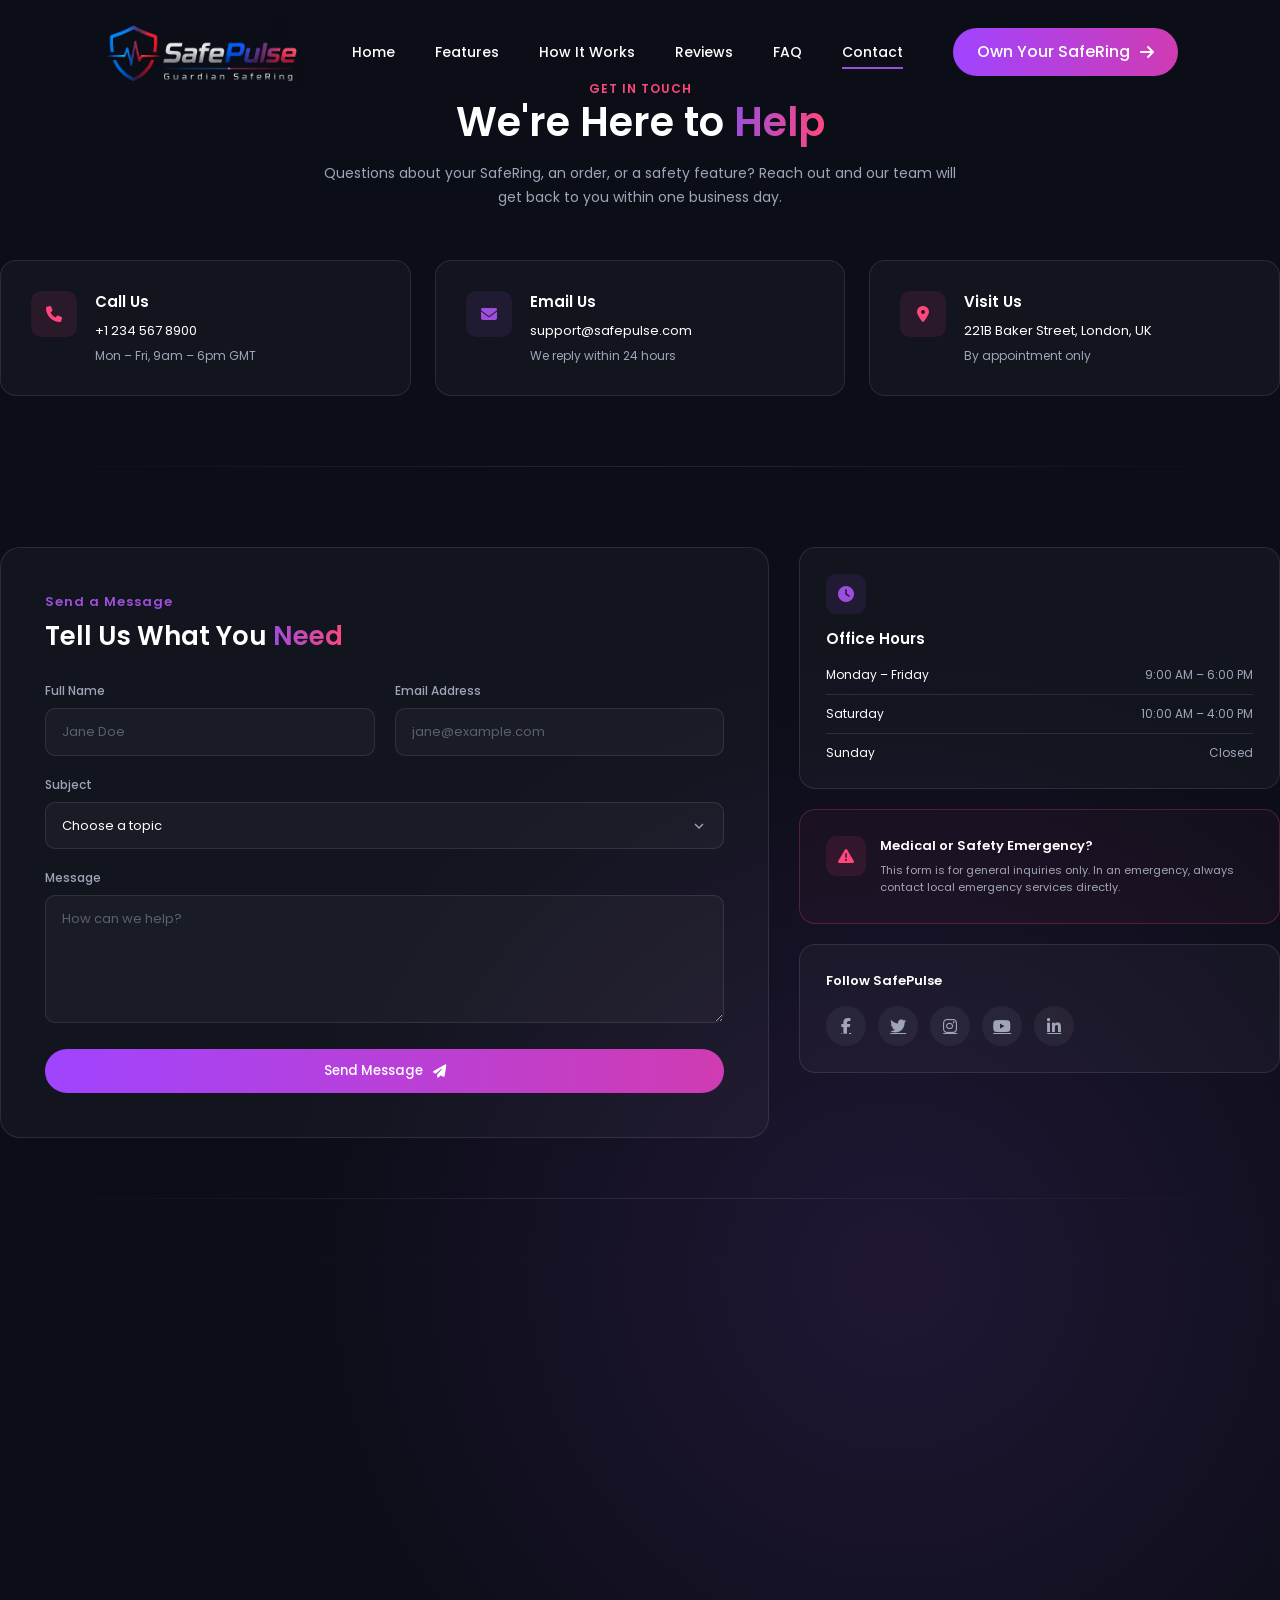
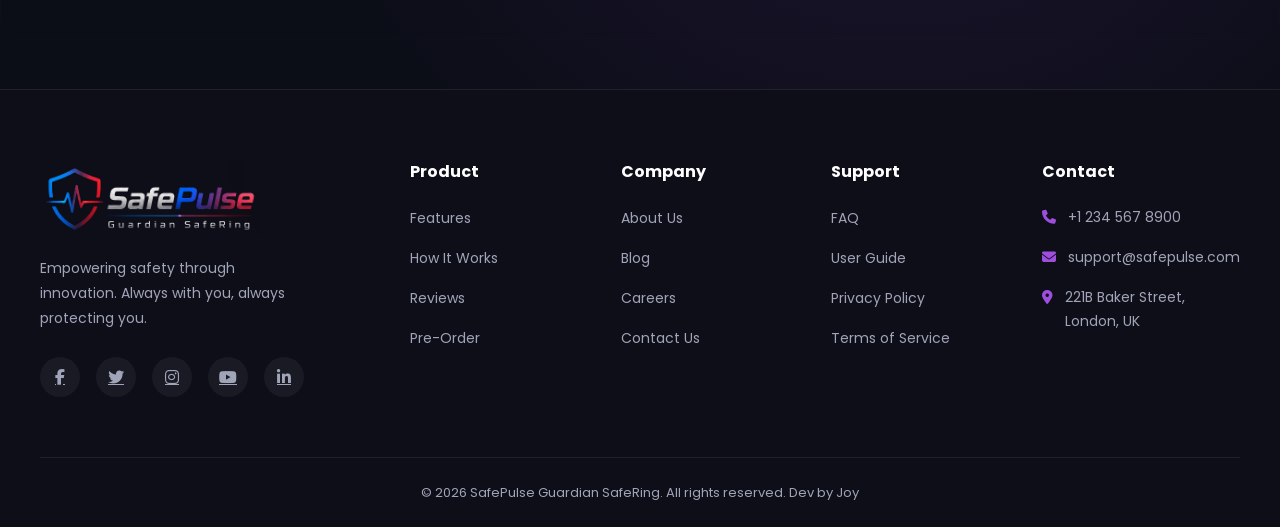
<file: contact.html>
<!DOCTYPE html>
<html lang="en">
<head>
    <meta charset="UTF-8">
    <meta name="viewport" content="width=device-width, initial-scale=1.0">
    <title>SafePulse</title>
    <link href="https://fonts.googleapis.com/css2?family=Poppins:wght@300;400;500;600;700&display=swap" rel="stylesheet">
    <link rel="stylesheet" href="https://cdnjs.cloudflare.com/ajax/libs/font-awesome/6.4.0/css/all.min.css">
    <link rel="stylesheet" type="text/css" href="css/style-contact.css">
</head>
<body>

    <div class="container">
        <nav class="navbar">
            <a href="index.html"><div class="logo"><img src="img/logo.png" alt="SafePulse Logo" class="logo-img"></div></a>
            <ul class="nav-links">
                <li><a href="index.html#home">Home</a></li>
                <li><a href="index.html#features">Features</a></li>
                <li><a href="index.html#how-it-works">How It Works</a></li>
                <li><a href="index.html#reviews">Reviews</a></li>
                <li><a href="index.html#faq">FAQ</a></li>
                <li><a href="contact.html" class="active">Contact</a></li>
            </ul>
            <a href="contact.html" class="btn"> Own Your SafeRing <i class="fa-solid fa-arrow-right"></i>
            <button class="nav-toggle" aria-label="Toggle menu"></a>
                <span></span><span></span><span></span>
            </button>
        </nav>
    </div>

    <!-- Page Header -->
    <section class="page-header container">
        <div class="page-header-content reveal">
            <span class="tag">GET IN TOUCH</span>
            <h1>We're Here to <span class="highlight">Help</span></h1>
            <p>Questions about your SafeRing, an order, or a safety feature? Reach out and our team will get back to you within one business day.</p>
        </div>
    </section>

    <!-- Contact Info Cards -->
    <section class="contact-info-section container">
        <div class="contact-info-grid reveal reveal-stagger">
            <div class="contact-info-card">
                <div class="icon-box red-icon"><i class="fa-solid fa-phone"></i></div>
                <div class="contact-info-text">
                    <h3>Call Us</h3>
                    <a href="tel:+12345678900">+1 234 567 8900</a>
                    <p>Mon – Fri, 9am – 6pm GMT</p>
                </div>
            </div>

            <div class="contact-info-card">
                <div class="icon-box purple-icon"><i class="fa-solid fa-envelope"></i></div>
                <div class="contact-info-text">
                    <h3>Email Us</h3>
                    <a href="mailto:support@safepulse.com">support@safepulse.com</a>
                    <p>We reply within 24 hours</p>
                </div>
            </div>

            <div class="contact-info-card">
                <div class="icon-box red-icon"><i class="fa-solid fa-location-dot"></i></div>
                <div class="contact-info-text">
                    <h3>Visit Us</h3>
                    <a href="https://maps.google.com/?q=221B+Baker+Street,+London,+UK" target="_blank" rel="noopener">221B Baker Street, London, UK</a>
                    <p>By appointment only</p>
                </div>
            </div>
        </div>
    </section>

    <div class="divider container"></div>

    <!-- Contact Form + Socials -->
    <section class="contact-form-section container">
        <div class="contact-form-layout">

            <div class="contact-form-card reveal reveal-left">
                <div class="section-header">
                    <span class="subtitle">Send a Message</span>
                    <h2>Tell Us What You <span class="highlight">Need</span></h2>
                </div>

                <form id="contactForm" novalidate>
                    <div class="form-row">
                        <div class="form-group">
                            <label for="name">Full Name</label>
                            <input type="text" id="name" name="name" placeholder="Jane Doe" required>
                            <span class="form-error">Please enter your name.</span>
                        </div>
                        <div class="form-group">
                            <label for="email">Email Address</label>
                            <input type="email" id="email" name="email" placeholder="jane@example.com" required>
                            <span class="form-error">Please enter a valid email.</span>
                        </div>
                    </div>

                    <div class="form-group">
                        <label for="subject">Subject</label>
                        <select id="subject" name="subject" required>
                            <option value="" disabled selected>Choose a topic</option>
                            <option value="order">Pre-Order Question</option>
                            <option value="support">Product Support</option>
                            <option value="warranty">Warranty & Returns</option>
                            <option value="partnership">Partnership Inquiry</option>
                            <option value="other">Something Else</option>
                        </select>
                        <span class="form-error">Please choose a subject.</span>
                    </div>

                    <div class="form-group">
                        <label for="message">Message</label>
                        <textarea id="message" name="message" rows="5" placeholder="How can we help?" required></textarea>
                        <span class="form-error">Please enter a message.</span>
                    </div>

                    <button type="submit" class="btn form-submit-btn">Send Message <i class="fa-solid fa-paper-plane"></i></button>
                </form>
            </div>

            <div class="contact-side reveal reveal-right">
                <div class="office-hours-card">
                    <div class="icon-box purple-icon"><i class="fa-solid fa-clock"></i></div>
                    <h3>Office Hours</h3>
                    <ul class="hours-list">
                        <li><span>Monday – Friday</span><span>9:00 AM – 6:00 PM</span></li>
                        <li><span>Saturday</span><span>10:00 AM – 4:00 PM</span></li>
                        <li><span>Sunday</span><span>Closed</span></li>
                    </ul>
                </div>

                <div class="emergency-note-card">
                    <div class="icon-box red-icon"><i class="fa-solid fa-triangle-exclamation"></i></div>
                    <div>
                        <h4>Medical or Safety Emergency?</h4>
                        <p>This form is for general inquiries only. In an emergency, always contact local emergency services directly.</p>
                    </div>
                </div>

                <div class="social-card">
                    <h4>Follow SafePulse</h4>
                    <div class="social-links">
                        <a href="#"><i class="fa-brands fa-facebook-f"></i></a>
                        <a href="#"><i class="fa-brands fa-twitter"></i></a>
                        <a href="#"><i class="fa-brands fa-instagram"></i></a>
                        <a href="#"><i class="fa-brands fa-youtube"></i></a>
                        <a href="#"><i class="fa-brands fa-linkedin-in"></i></a>
                    </div>
                </div>
            </div>

        </div>
    </section>

    <div class="divider container"></div>

    <!-- Map -->
    <section class="contact-map-section container reveal">
        <div class="map-embed">
            <iframe
                src="https://maps.google.com/maps?q=221B%20Baker%20Street%2C%20London%2C%20UK&t=&z=14&ie=UTF8&iwloc=&output=embed"
                width="100%" height="100%" style="border:0;" allowfullscreen="" loading="lazy"
                referrerpolicy="no-referrer-when-downgrade" title="SafePulse Office Location">
            </iframe>
        </div>
    </section>

    <footer class="main-footer">
    <div class="container">

        <div class="footer-grid reveal reveal-stagger">

            <!-- Brand -->
            <div class="footer-col brand-col">

                <a href="index.html" class="footer-logo">
                    <img src="img/logo.png" alt="SafePulse Logo">
                </a>

                <p>
                    Empowering safety through innovation.
                    Always with you, always protecting you.
                </p>

                <div class="social-links">
                    <a href="#"><i class="fa-brands fa-facebook-f"></i></a>
                    <a href="#"><i class="fa-brands fa-twitter"></i></a>
                    <a href="#"><i class="fa-brands fa-instagram"></i></a>
                    <a href="#"><i class="fa-brands fa-youtube"></i></a>
                    <a href="#"><i class="fa-brands fa-linkedin-in"></i></a>
                </div>

            </div>

            <!-- Product -->

            <div class="footer-col">
                <h4>Product</h4>

                <ul>
                    <li><a href="index.html#features">Features</a></li>
                    <li><a href="index.html#how-it-works">How It Works</a></li>
                    <li><a href="index.html#reviews">Reviews</a></li>
                    <li><a href="index.html#home">Pre-Order</a></li>
                </ul>
            </div>

            <!-- Company -->

            <div class="footer-col">

                <h4>Company</h4>

                <ul>
                    <li><a href="#">About Us</a></li>
                    <li><a href="#">Blog</a></li>
                    <li><a href="#">Careers</a></li>
                    <li><a href="contact.html">Contact Us</a></li>
                </ul>

            </div>

            <!-- Support -->

            <div class="footer-col">

                <h4>Support</h4>

                <ul>
                    <li><a href="index.html#faq">FAQ</a></li>
                    <li><a href="#">User Guide</a></li>
                    <li><a href="#">Privacy Policy</a></li>
                    <li><a href="#">Terms of Service</a></li>
                </ul>

            </div>

            <!-- Contact -->

            <div class="footer-col contact-col">

                <h4>Contact</h4>

                <ul>

                    <li>
                        <i class="fa-solid fa-phone"></i>
                        +1 234 567 8900
                    </li>

                    <li>
                        <i class="fa-solid fa-envelope"></i>
                        support@safepulse.com
                    </li>

                    <li>
                        <i class="fa-solid fa-location-dot"></i>
                        221B Baker Street,<br>
                        London, UK
                    </li>

                </ul>

            </div>

        </div>

        <div class="footer-bottom">
            <p>
                © 2026 SafePulse Guardian SafeRing. All rights reserved. Dev by Joy
            </p>
        </div>

    </div>
</footer>

    <div class="toast" id="toast"></div>

    <script src="js/script-contact.js"></script>
</body>
</html>
</file>
<file: css/style-contact.css>
/* --- Unified CSS Variables --- */
:root {
    --bg-color: #0b0d17;
    --text-main: #ffffff;
    --text-muted: #a0a4b8;
    
    /* Brand Accents */
    --accent-purple: #9d4edd;
    --accent-pink: #ff477e;
    --gradient-btn: linear-gradient(90deg, #a044ff 0%, #ff3366 100%);
    
    /* UI Elements */
    --card-bg: rgba(255, 255, 255, 0.03);
    --card-border: rgba(255, 255, 255, 0.1);
    --icon-red-bg: rgba(255, 71, 126, 0.1);
    --icon-purple-bg: rgba(157, 78, 221, 0.1);
}

/* --- Global Reset --- */
* {
    margin: 0;
    padding: 0;
    box-sizing: border-box;
    font-family: 'Poppins', sans-serif;
}

html {
    scroll-behavior: smooth;
}

body {
    background-color: var(--bg-color);
    color: var(--text-main);
    overflow-x: hidden;
    background-image: radial-gradient(circle at 70% 60%, rgba(157, 78, 221, 0.15) 0%, transparent 40%);
    line-height: 1.5;
}

.container {
    max-width: 1400px;
    margin: 0 auto;
    padding: 0 40px;
}

/* --- Utilities --- */
.subtitle {
    color: var(--accent-purple);
    font-size: 13px;
    letter-spacing: 1px;
    font-weight: 600;
    display: block;
    margin-bottom: 10px;
}

h2 {
    font-size: 36px;
    font-weight: 600;
    line-height: 1.2;
    margin-bottom: 40px;
}

.highlight {
    background: linear-gradient(90deg, var(--accent-purple), var(--accent-pink, #ef4a81), var(--accent-purple));
    background-size: 200% auto;
    -webkit-background-clip: text;
    background-clip: text;
    -webkit-text-fill-color: transparent;
    color: var(--accent-purple);
    animation: gradient-shift 6s ease-in-out infinite;
}

@keyframes gradient-shift {
    0%, 100% { background-position: 0% center; }
    50% { background-position: 100% center; }
}

.divider {
    height: 1px;
    background: linear-gradient(90deg, transparent, var(--card-border), transparent);
    width: 100%;
    margin: 40px 0;
}

/* --- Navigation --- */
nav {
    display: flex;
    justify-content: space-between;
    align-items: center;
    padding: 30px 0;
    position: relative;
    z-index: 100;
}

.logo {
    display: flex;
    align-items: center;
    gap: 12px;
    text-decoration: none;
    white-space: nowrap;
}

.logo:hover {
    transform: translateY(-1px);
}

.logo-img {
    width: 200px; 
    height: auto;
    object-fit: contain;
    flex-shrink: 0;
    transition: transform .3s ease;
}

.logo:hover .logo-img {
    transform: scale(1.05);
}

/*Navbar Sticky*/
.navbar{
    position: fixed;
    top: 0;
    left: 0;
    width: 100%;
    z-index: 1000;

    display: flex;
    justify-content: space-between;
    align-items: center;

    padding: 18px 8%;
    background: transparent;
    transition: all .35s ease;
}

.navbar.sticky{
    background: rgba(15,23,42,.95);
    backdrop-filter: blur(15px);
    box-shadow: 0 10px 30px rgba(0,0,0,.25);
    padding: 14px 8%;
}
/*  Sticky End */

.nav-links {
    display: flex;
    gap: 40px;
    list-style: none;
}

.nav-links a {
    color: var(--text-main);
    text-decoration: none;
    font-size: 14px;
    font-weight: 500;
    position: relative;
    padding-bottom: 5px;
}

.nav-links a::after {
    content: '';
    position: absolute;
    left: 0;
    bottom: 0;
    width: 0%;
    height: 2px;
    background: var(--gradient-btn);
    transition: width 0.3s ease;
}

.nav-links a.active {
    border-bottom: 2px solid var(--accent-purple);
}

.nav-links a.active::after {
    width: 0%;
}

.nav-links a:hover {
    color: var(--accent-pink);
}

.nav-links a:not(.active):hover::after {
    width: 100%;
}

/* Mobile nav toggle */
.nav-toggle {
    display: none;
    flex-direction: column;
    justify-content: center;
    align-items: center;
    gap: 5px;
    width: 40px;
    height: 40px;
    background: transparent;
    border: 1px solid var(--card-border);
    border-radius: 10px;
    cursor: pointer;
    z-index: 200;
}

.nav-toggle span {
    display: block;
    width: 18px;
    height: 2px;
    background: var(--text-main);
    transition: transform 0.3s ease, opacity 0.3s ease;
}

.nav-toggle.open span:nth-child(1) { transform: translateY(7px) rotate(45deg); }
.nav-toggle.open span:nth-child(2) { opacity: 0; }
.nav-toggle.open span:nth-child(3) { transform: translateY(-7px) rotate(-45deg); }

/* Buttons */
.btn {
    background: var(--gradient-btn);
    background-size: 200% 100%;
    background-position: 0% 0%;
    text-decoration: none; 
    color: white;
    border: none;
    padding: 12px 24px;
    border-radius: 30px;
    font-weight: 500;
    cursor: pointer;
    display: inline-flex;
    align-items: center;
    gap: 10px;
    transition: transform 0.3s ease, box-shadow 0.3s ease, background-position 0.5s ease;
}

.btn:hover {
    transform: scale(1.05);
    background-position: 100% 0%;
    box-shadow: 0 8px 25px rgba(157, 78, 221, 0.45);
}

.btn:active {
    transform: scale(0.97);
}

.btn i {
    transition: transform 0.3s ease;
}

.btn:hover i {
    transform: translateX(4px);
}

.btn-outline {
    background: transparent;
    border: 1px solid var(--text-muted);
    padding: 12px 24px;
    border-radius: 30px;
    color: white;
    cursor: pointer;
    display: inline-flex;
    align-items: center;
    gap: 10px;
    transition: all 0.3s ease;
}

.btn-outline:hover {
    border-color: white;
    background: rgba(255, 255, 255, 0.08);
    transform: translateY(-2px);
}

.btn-outline i {
    transition: transform 0.3s ease;
}

.btn-outline:hover i {
    transform: scale(1.2);
}

/* --- Hero Section --- */
.hero {
    display: flex;
    align-items: center;
    justify-content: space-between;
    margin-top: 40px;
    min-height: 70vh;
}

.hero-left {
    flex: 1;
    max-width: 600px;
    position: relative;
    top: 80px;
    animation: hero-in-left 0.9s cubic-bezier(0.22, 1, 0.36, 1) both;
}

@keyframes hero-in-left {
    from { opacity: 0; transform: translateY(24px); }
    to { opacity: 1; transform: translateY(0); }
}

@keyframes hero-in-right {
    from { opacity: 0; transform: translateX(30px) scale(0.96); }
    to { opacity: 1; transform: translateX(0) scale(1); }
}

.tag {
    color: var(--accent-pink);
    font-size: 12px;
    font-weight: 600;
    letter-spacing: 1px;
    text-transform: uppercase;
    margin-bottom: 20px;
    display: block;
    position: relative;
    top: 20px;
}

.hero-left h1 {
    font-size: 56px;
    line-height: 1.2;
    margin-bottom: 20px;
    font-weight: 700;
}

.hero-left h1 span {
    background: var(--gradient-btn);
    -webkit-background-clip: text;
    -webkit-text-fill-color: transparent;
}

.hero-left p {
    color: var(--text-muted);
    font-size: 16px;
    line-height: 1.6;
    margin-bottom: 40px;
    max-width: 500px;
}

.feature-bullets {
    display: flex;
    gap: 20px;
    margin-bottom: 40px;
}

.feature-bullet {
    display: flex;
    align-items: center;
    gap: 10px;
    padding: 6px 10px 6px 6px;
    border-radius: 30px;
    transition: background 0.3s ease, transform 0.3s ease;
}

.feature-bullet:hover {
    background: var(--card-bg);
    transform: translateY(-3px);
}

.feature-bullet .icon-box {
    width: 35px;
    height: 35px;
    border-radius: 50%;
    background: var(--icon-purple-bg);
    display: flex;
    align-items: center;
    justify-content: center;
    color: var(--accent-purple);
    transition: transform 0.35s ease, box-shadow 0.35s ease;
}

.feature-bullet:hover .icon-box {
    transform: scale(1.12) rotate(-6deg);
    box-shadow: 0 0 18px rgba(157, 78, 221, 0.5);
}

.feature-bullet div {
    font-size: 13px;
    font-weight: 500;
}

.feature-bullet div span {
    display: block;
    font-size: 11px;
    color: var(--text-muted);
    font-weight: 400;
}

.cta-group {
    display: flex;
    gap: 20px;
    margin-bottom: 40px;
}

.trust-section {
    display: flex;
    align-items: center;
    gap: 20px;
}

.trust-text {
    font-size: 12px;
    color: var(--text-muted);
    margin-bottom: 5px;
}

.avatars {
    display: flex;
}

.avatars img {
    width: 30px;
    height: 30px;
    border-radius: 50%;
    border: 2px solid var(--bg-color);
    margin-left: -10px;
    background: #333;
    transition: transform 0.25s ease, z-index 0.25s ease;
    position: relative;
}

.avatars img:first-child { margin-left: 0; }

.avatars img:hover {
    transform: translateY(-4px) scale(1.15);
    z-index: 5;
}

.stars { color: #fbbf24; font-size: 12px; }
.stars i { transition: transform 0.2s ease; }
.testi-card:hover .stars i,
.trust-section:hover .stars i {
    animation: twinkle 0.6s ease forwards;
}
.stars i:nth-child(2) { animation-delay: 0.05s; }
.stars i:nth-child(3) { animation-delay: 0.1s; }
.stars i:nth-child(4) { animation-delay: 0.15s; }
.stars i:nth-child(5) { animation-delay: 0.2s; }

@keyframes twinkle {
    0% { transform: scale(1); }
    50% { transform: scale(1.35) rotate(10deg); }
    100% { transform: scale(1); }
}

.rating-text {
    font-size: 12px;
    color: var(--text-main);
    margin-left: 10px;
}

/* Hero Right (Visual) */
.hero-right {
    flex: 1;
    position: relative;
    display: flex;
    justify-content: center;
    align-items: center;
    height: 500px;
    animation: hero-in-right 1s cubic-bezier(0.22, 1, 0.36, 1) 0.15s both;
}

@keyframes pulse-glow {
    0%, 100% { opacity: 0.75; }
    50% { opacity: 1; }
}

.floating-card {
    position: absolute;
    background: var(--card-bg);
    border: 1px solid var(--card-border);
    border-radius: 12px;
    padding: 15px 20px;
    display: flex;
    align-items: center;
    gap: 15px;
    backdrop-filter: blur(10px);
    z-index: 3;
    animation: float 4s ease-in-out infinite;
    transition: transform 0.3s ease, border-color 0.3s ease, box-shadow 0.3s ease;
    cursor: default;
}

.floating-card:hover {
    transform: translateY(-6px) scale(1.04) !important;
    border-color: var(--accent-purple);
    box-shadow: 0 10px 30px rgba(157, 78, 221, 0.35);
}

.floating-card.c1 { top: 10%; right: 0; animation-delay: 0s; }
.floating-card.c2 { top: 45%; right: -20px; animation-delay: 1s; }
.floating-card.c3 { bottom: 15%; right: 0; animation-delay: 2s; }

.floating-card .icon {
    width: 40px;
    height: 40px;
    border-radius: 50%;
    background: var(--icon-red-bg);
    color: var(--accent-pink);
    display: flex;
    align-items: center;
    justify-content: center;
    font-size: 16px;
    transition: transform 0.3s ease;
}

.floating-card:hover .icon {
    transform: rotate(-10deg) scale(1.1);
}

.floating-card.c2 .icon {
    background: var(--icon-purple-bg);
    color: var(--accent-purple);
}

.floating-card h4 { font-size: 13px; font-weight: 600; }
.floating-card p { font-size: 11px; color: var(--text-muted); }

@keyframes float {
    0% { transform: translate(var(--parallax-x, 0px), calc(var(--parallax-y, 0px) + 0px)); }
    50% { transform: translate(var(--parallax-x, 0px), calc(var(--parallax-y, 0px) - 10px)); }
    100% { transform: translate(var(--parallax-x, 0px), calc(var(--parallax-y, 0px) + 0px)); }
}

/* --- Bottom Stats Bar --- */
.bottom-bar {
    background: var(--card-bg);
    border: 1px solid var(--card-border);
    border-radius: 20px;
    padding: 30px 40px;
    display: flex;
    justify-content: space-between;
    align-items: center;
    margin: 50px 0;
    backdrop-filter: blur(5px);
    position: relative;
    top: 60px;
}

.stat-item {
    display: flex;
    align-items: center;
    gap: 15px;
    padding: 8px;
    border-radius: 14px;
    transition: transform 0.3s ease, background 0.3s ease;
}

.stat-item:hover {
    transform: translateY(-4px);
    background: rgba(157, 78, 221, 0.06);
}

.stat-item i {
    font-size: 24px;
    color: var(--accent-purple);
    transition: transform 0.35s ease, color 0.35s ease;
}

.stat-item:hover i {
    transform: scale(1.2) rotate(-8deg);
    color: var(--accent-pink);
}

.stat-info h5 { font-size: 14px; font-weight: 600; }
.stat-info p { font-size: 12px; color: var(--text-muted); }

/* --- Powerful Features Section --- */
.features-section {
    padding-top: 40px;
    padding-bottom: 40px;
}

.features-content {
    display: flex;
    gap: 30px;
    align-items: stretch;
}

.features-grid {
    flex: 1.5;
    display: grid;
    grid-template-columns: repeat(2, 1fr);
    gap: 15px;
}

.feature-card {
    background-color: var(--card-bg);
    border: 1px solid var(--card-border);
    border-radius: 12px;
    padding: 20px;
    display: flex;
    gap: 15px;
    align-items: flex-start;
    transition: transform 0.3s ease, border-color 0.3s ease, box-shadow 0.3s ease, background-color 0.3s ease;
}

.feature-card:hover {
    transform: translateY(-4px);
    border-color: rgba(157, 78, 221, 0.4);
    box-shadow: 0 12px 30px rgba(0,0,0,0.35);
    background-color: rgba(255, 255, 255, 0.05);
}

.icon-box {
    width: 40px;
    height: 40px;
    border-radius: 10px;
    display: flex;
    align-items: center;
    justify-content: center;
    font-size: 16px;
    flex-shrink: 0;
    transition: transform 0.35s ease;
}

.feature-card:hover .icon-box {
    transform: rotate(-8deg) scale(1.1);
}

.red-icon { background-color: var(--icon-red-bg); color: var(--accent-pink); }
.purple-icon { background-color: var(--icon-purple-bg); color: var(--accent-purple); }

.feature-text h3 { font-size: 14px; font-weight: 600; margin-bottom: 6px; }
.feature-text p { font-size: 12px; color: var(--text-muted); line-height: 1.6; }

/* Video Placeholder */
.video-card {
    flex: 1;
    background: linear-gradient(135deg, rgba(255,255,255,0.05) 0%, rgba(0,0,0,0.5) 100%);
    border-radius: 16px;
    border: 1px solid var(--card-border);
    position: relative;
    overflow: hidden;
    min-height: 300px;
    display: flex;
    flex-direction: column;
    justify-content: flex-end;
    transition: border-color 0.3s ease;
}


.video-card video{
    position:absolute;
    top:0;
    left:0;
    width:100%;
    height:100%;
    object-fit:cover;
    z-index:1;
}



.video-card::before {
    content: '';
    position: absolute;
    inset: 0;
    background:
        radial-gradient(circle at 30% 30%, rgba(157,78,221,0.18), transparent 55%),
        repeating-linear-gradient(45deg, rgba(255,255,255,0.02) 0 2px, transparent 2px 14px);
    opacity: 0.9;
}

.video-card:hover {
    border-color: rgba(157, 78, 221, 0.4);
}

.video-overlay {
    position: absolute;
    inset: 0;
    z-index: 2;

    padding: 30px;
    height: 100%;

    display: flex;
    flex-direction: column;
    justify-content: space-between;
}

.play-btn {
    align-self: center;
    margin-top: auto;
    margin-bottom: auto;
    width: 50px;
    height: 50px;
    border-radius: 50%;
    background: rgba(255, 255, 255, 0.1);
    backdrop-filter: blur(5px);
    border: 1px solid rgba(255, 255, 255, 0.2);
    color: white;
    display: flex;
    align-items: center;
    justify-content: center;
    font-size: 16px;
    cursor: pointer;
    transition: all 0.3s ease;
    position: relative;
}

.play-btn::after {
    content: '';
    position: absolute;
    inset: -8px;
    border-radius: 50%;
    border: 1px solid rgba(255, 71, 126, 0.4);
    animation: ring-pulse 2.4s ease-out infinite;
}

@keyframes ring-pulse {
    0% { transform: scale(0.85); opacity: 0.8; }
    100% { transform: scale(1.6); opacity: 0; }
}

.play-btn:hover { background: rgba(255, 255, 255, 0.2); transform: scale(1.1); }
.play-btn.playing i { animation: spin-slow 3s linear infinite; }
.video-text h4 { font-size: 14px; font-weight: 600; margin-bottom: 4px; }
.video-text a { font-size: 12px; color: var(--accent-pink); text-decoration: none; font-weight: 500; transition: letter-spacing 0.3s ease; }
.video-text a:hover { letter-spacing: 0.5px; }

/* --- How It Works Section --- */
.how-it-works-section {
    padding-top: 40px;
    padding-bottom: 80px;
}

.hiw-content {
    display: flex;
    gap: 50px;
    align-items: center;
}

.steps-wrapper { flex: 1.2; }
.steps-container {
    display: flex;
    align-items: flex-start;
    justify-content: space-between;
    margin-top: 40px;
}

.step {
    display: flex;
    flex-direction: column;
    align-items: center;
    text-align: center;
    width: 25%;
    position: relative;
    cursor: default;
}

.step-icon-wrapper { position: relative; margin-bottom: 20px; }

.step-icon {
    width: 60px;
    height: 60px;
    border-radius: 50%;
    background: var(--bg-color);
    border: 1px solid var(--accent-purple);
    display: flex;
    align-items: center;
    justify-content: center;
    font-size: 24px;
    color: var(--accent-purple);
    box-shadow: 0 0 20px rgba(157, 78, 221, 0.2);
    position: relative;
    z-index: 2;
    transition: transform 0.35s ease, box-shadow 0.35s ease, background 0.35s ease, color 0.35s ease;
}

.step:hover .step-icon {
    transform: scale(1.1);
    background: var(--accent-purple);
    color: white;
    box-shadow: 0 0 30px rgba(157, 78, 221, 0.6);
}

.step-number {
    position: absolute;
    bottom: -8px;
    right: 50%;
    transform: translateX(50%);
    background: var(--accent-purple);
    color: white;
    width: 20px;
    height: 20px;
    border-radius: 50%;
    font-size: 10px;
    display: flex;
    align-items: center;
    justify-content: center;
    font-weight: bold;
    z-index: 3;
    border: 2px solid var(--bg-color);
    transition: transform 0.35s ease;
}

.step:hover .step-number {
    transform: translateX(50%) scale(1.2);
}

.step-arrow { color: var(--card-border); margin-top: 25px; font-size: 20px; transition: color 0.3s ease, transform 0.3s ease; }
.steps-container:hover .step-arrow { color: rgba(157, 78, 221, 0.35); }
.step-text h3 { font-size: 14px; font-weight: 600; margin-bottom: 8px; }
.step-text p { font-size: 11px; color: var(--text-muted); line-height: 1.6; }

/* Product Mockups */
.product-mockup {
    flex: 1;
    position: relative;
    height: 400px;
    display: flex;
    align-items: center;
    justify-content: center;
}

.phone {
    width: 240px;
    height: 480px;
    background-color: #000;
    border-radius: 30px;
    border: 8px solid #222;
    box-shadow: 0 20px 40px rgba(0,0,0,0.5);
    position: absolute;
    left: 20px;
    top: -20px;
    z-index: 2;
    padding: 20px 15px;
    display: flex;
    flex-direction: column;
    align-items: center;
    transition: transform 0.4s ease, box-shadow 0.4s ease;
}

.product-mockup:hover .phone {
    transform: translateY(-6px) rotate(-1deg);
    box-shadow: 0 30px 55px rgba(0,0,0,0.6);
}

.phone-header {
    width: 100%;
    display: flex;
    justify-content: space-between;
    font-size: 10px;
    color: #fff;
    margin-bottom: 50px;
}

.phone-header .phone-icons { display: flex; gap: 5px; }

.sos-circle {
    width: 120px;
    height: 120px;
    border-radius: 50%;
    background: radial-gradient(circle, rgba(255, 71, 126, 0.2) 0%, transparent 70%);
    border: 1px solid rgba(255, 71, 126, 0.5);
    display: flex;
    align-items: center;
    justify-content: center;
    box-shadow: 0 0 30px rgba(255, 71, 126, 0.3);
    margin-bottom: 20px;
    animation: sos-pulse 2.2s ease-in-out infinite;
    cursor: pointer;
}

@keyframes sos-pulse {
    0%, 100% { box-shadow: 0 0 30px rgba(255, 71, 126, 0.3); }
    50% { box-shadow: 0 0 45px rgba(255, 71, 126, 0.6); }
}

.sos-text {
    font-size: 24px;
    font-weight: 700;
    color: var(--accent-pink);
    letter-spacing: 2px;
}

.alert-status { font-size: 12px; color: #fff; margin-bottom: 40px; display: flex; align-items: center; gap: 6px; }
.alert-status::before {
    content: '';
    width: 7px;
    height: 7px;
    border-radius: 50%;
    background: #22c55e;
    box-shadow: 0 0 8px #22c55e;
    animation: blink-dot 1.4s ease-in-out infinite;
}

@keyframes blink-dot {
    0%, 100% { opacity: 1; }
    50% { opacity: 0.3; }
}

.map-card {
    background: #111;
    border-radius: 12px;
    width: 100%;
    padding: 15px;
    display: flex;
    justify-content: space-between;
    align-items: center;
    border: 1px solid rgba(255,255,255,0.1);
    background-image: repeating-linear-gradient(45deg, #151515 25%, transparent 25%, transparent 75%, #151515 75%, #151515), repeating-linear-gradient(45deg, #151515 25%, #111 25%, #111 75%, #151515 75%, #151515);
    background-position: 0 0, 10px 10px;
    background-size: 20px 20px;
}

.map-info h5 { font-size: 10px; color: #fff; margin-bottom: 2px; }
.map-info p { font-size: 8px; color: #888; }
.map-pin { color: var(--accent-pink); font-size: 14px; animation: pin-bounce 1.8s ease-in-out infinite; }

@keyframes pin-bounce {
    0%, 100% { transform: translateY(0); }
    50% { transform: translateY(-4px); }
}

.ring-graphic {
    position: absolute;
    right: 0;
    bottom: 20px;
    z-index: 1;
    width: 150px;
    height: 200px;
}

.ring-body {
    width: 120px;
    height: 160px;
    border: 25px solid #1a1a1a;
    border-radius: 50%;
    position: absolute;
    transform: perspective(300px) rotateY(-30deg) rotateX(10deg);
    box-shadow: inset 0 0 20px rgba(0,0,0,0.8), 20px 20px 30px rgba(0,0,0,0.5);
}

.ring-glow {
    position: absolute;
    width: 200px;
    height: 200px;
    background: radial-gradient(circle, rgba(255, 71, 126, 0.15) 0%, transparent 60%);
    top: -20px;
    left: -20px;
    animation: pulse-glow 3s ease-in-out infinite;
}

.led { width: 6px; height: 6px; border-radius: 50%; position: absolute; }
.led.red { background: var(--accent-pink); box-shadow: 0 0 10px var(--accent-pink); }
.led.green { background: #22c55e; box-shadow: 0 0 10px #22c55e; }
.led.yellow { background: #eab308; box-shadow: 0 0 10px #eab308; }

.led:nth-child(1) { top: 20px; left: 10px; }
.led:nth-child(2) { top: 50px; left: -5px; }
.led:nth-child(3) { top: 80px; left: -5px; }
.led:nth-child(4) { top: 110px; left: 10px; }

.led.blink { animation: blink-dot 1.2s ease-in-out infinite; }

/* --- Responsive Layout --- */
@media (max-width: 1024px) {
    .hero { flex-direction: column; text-align: center; }
    .hero-left { margin-bottom: 50px; }
    .feature-bullets, .cta-group, .trust-section { justify-content: center; }
    .bottom-bar { flex-wrap: wrap; gap: 20px; justify-content: center; }
    .floating-card { display: none; } 
    .features-content, .hiw-content { flex-direction: column; }
    .product-mockup { height: 500px; margin-top: 40px; }
    .phone { left: 50%; transform: translateX(-60%); }
}

@media (max-width: 900px) {
    .nav-toggle { display: flex; }
    .nav-links {
        position: fixed;
        top: 0;
        right: 0;
        height: 100vh;
        width: 260px;
        background: #0f1120;
        border-left: 1px solid var(--card-border);
        flex-direction: column;
        justify-content: center;
        align-items: flex-start;
        padding: 40px;
        gap: 30px;
        transform: translateX(100%);
        transition: transform 0.4s ease;
        z-index: 150;
    }
    .nav-links.open { transform: translateX(0); }
    nav > .btn { display: none; }
}

@media (max-width: 768px) {
    .features-grid { grid-template-columns: 1fr; }
    .steps-container { flex-direction: column; align-items: center; gap: 20px; }
    .step { width: 100%; }
    .step-arrow { transform: rotate(90deg); margin: 0; }
}


/* =========================================
   Section: Design Highlight
   ========================================= */
.design-highlight-section {
    padding-top: 20px;
    padding-bottom: 40px;
}

.design-card {
    background-color: var(--card-bg);
    border: 1px solid var(--card-border);
    border-radius: 24px;
    display: flex;
    overflow: hidden;
    min-height: 400px;
    transition: border-color 0.4s ease, box-shadow 0.4s ease;
}

.design-card:hover {
    border-color: rgba(157, 78, 221, 0.35);
    box-shadow: 0 20px 50px rgba(0,0,0,0.35);
}

.design-image {
    flex: 1;
    background-image: url("../img/design-image.png");
    background-size: cover;
    background-position: center;
    background-repeat: no-repeat;

    border-right: 1px solid var(--card-border);
    position: relative;
    display: flex;
    align-items: center;
    justify-content: center;
    overflow: hidden;
}

.design-image::before {
    content: '';
    position: absolute;
    width: 260px;
    height: 340px;
    border: 40px solid rgba(255,255,255,0.05);
    border-radius: 50%;
    transform: perspective(500px) rotateY(-25deg) rotateX(6deg);
    box-shadow: inset 0 0 40px rgba(0,0,0,0.7), 0 0 70px rgba(157, 78, 221, 0.35);
    transition: transform 0.6s ease;
}

.design-card:hover .design-image::before {
    transform: perspective(500px) rotateY(-15deg) rotateX(3deg) scale(1.04);
}

.design-content {
    flex: 1.2;
    padding: 60px;
    display: flex;
    flex-direction: column;
    justify-content: center;
}

.design-content p {
    color: var(--text-muted);
    font-size: 14px;
    line-height: 1.8;
    margin-bottom: 40px;
    max-width: 90%;
}

.design-features {
    display: flex;
    gap: 30px;
    flex-wrap: wrap;
}

.d-feat {
    display: flex;
    align-items: center;
    gap: 12px;
    padding: 6px;
    border-radius: 12px;
    transition: transform 0.3s ease, background 0.3s ease;
}

.d-feat:hover {
    transform: translateY(-3px);
    background: rgba(255, 71, 126, 0.06);
}

.d-feat i {
    font-size: 20px;
    color: var(--accent-pink);
    transition: transform 0.3s ease;
}

.d-feat:hover i {
    transform: scale(1.2) rotate(-8deg);
}

.d-feat h4 {
    font-size: 13px;
    font-weight: 600;
}

.d-feat p {
    font-size: 11px;
    color: var(--text-muted);
    margin: 0;
}

/* =========================================
   Section: Testimonials
   ========================================= */
.testimonials-section {
    padding-top: 40px;
    padding-bottom: 40px;
    display: flex;
    align-items: center;
    gap: 40px;
}

.testi-header {
    flex: 0 0 250px;
}

.testi-content {
    flex: 1;
    display: flex;
    align-items: center;
    gap: 20px;
}

.testi-cards {
    display: flex;
    gap: 20px;
    flex: 1;
    overflow: hidden;
}

.testi-track {
    display: flex;
    gap: 20px;
    width: 100%;
    transition: transform 0.5s cubic-bezier(0.65, 0, 0.35, 1);
}

.testi-card {
    background-color: var(--card-bg);
    border: 1px solid var(--card-border);
    border-radius: 16px;
    padding: 30px;
    flex: 1 0 calc(33.333% - 14px);
    min-width: calc(33.333% - 14px);
    display: flex;
    flex-direction: column;
    transition: transform 0.35s ease, border-color 0.35s ease, box-shadow 0.35s ease;
}

.testi-card:hover {
    transform: translateY(-6px);
    border-color: rgba(157, 78, 221, 0.4);
    box-shadow: 0 15px 35px rgba(0,0,0,0.4);
}

.testi-card .stars {
    color: #fbbf24;
    font-size: 12px;
    margin-bottom: 15px;
}

.testi-card p {
    font-size: 13px;
    color: var(--text-muted);
    line-height: 1.6;
    margin-bottom: 25px;
    flex-grow: 1;
}

.user-info {
    display: flex;
    align-items: center;
    gap: 12px;
}

.user-info img {
    width: 40px;
    height: 40px;
    border-radius: 50%;
    border: 2px solid var(--card-border);
    transition: border-color 0.3s ease;
}

.testi-card:hover .user-info img {
    border-color: var(--accent-purple);
}

.user-info h4 {
    font-size: 13px;
    font-weight: 600;
}

.user-info span {
    font-size: 11px;
    color: var(--text-muted);
}

.nav-arrow {
    background: transparent;
    border: 1px solid var(--card-border);
    color: var(--text-muted);
    width: 40px;
    height: 40px;
    border-radius: 50%;
    display: flex;
    align-items: center;
    justify-content: center;
    cursor: pointer;
    transition: all 0.3s ease;
    flex-shrink: 0;
}

.nav-arrow:hover {
    background: var(--gradient-btn);
    color: white;
    border-color: transparent;
    transform: scale(1.1);
}

.nav-arrow:disabled {
    opacity: 0.35;
    cursor: not-allowed;
}

.nav-arrow:disabled:hover {
    background: transparent;
    color: var(--text-muted);
    border-color: var(--card-border);
    transform: none;
}

.testi-dots {
    display: flex;
    justify-content: center;
    gap: 8px;
    margin-top: 25px;
}

.testi-dots span {
    width: 7px;
    height: 7px;
    border-radius: 50%;
    background: var(--card-border);
    cursor: pointer;
    transition: all 0.3s ease;
}

.testi-dots span.active {
    background: var(--accent-purple);
    width: 20px;
    border-radius: 4px;
}

/* =========================================
   Section: Comparison Table
   ========================================= */
.comparison-section {
    padding-top: 40px;
    padding-bottom: 80px;
}

.comp-layout {
    display: flex;
    gap: 40px;
    align-items: flex-start;
}

.comp-header {
    flex: 0 0 250px;
}

.table-wrapper {
    flex: 1;
    background-color: var(--card-bg);
    border: 1px solid var(--card-border);
    border-radius: 20px;
    padding: 10px;
}

.comp-table {
    width: 100%;
    border-collapse: separate;
    border-spacing: 0;
}

.comp-table th, 
.comp-table td {
    padding: 20px;
    text-align: center;
    border-bottom: 1px solid var(--card-border);
    font-size: 13px;
    transition: background-color 0.3s ease;
}

.comp-table tbody tr {
    transition: background-color 0.25s ease;
}

.comp-table tbody tr:hover {
    background-color: rgba(255, 255, 255, 0.03);
}

.comp-table tr:last-child td {
    border-bottom: none;
}

.comp-table td:first-child {
    text-align: left;
    color: var(--text-muted);
    padding-left: 30px;
}

/* Header Cells */
.header-cell {
    padding-top: 30px !important;
    padding-bottom: 30px !important;
}

.prod-icon {
    width: 40px;
    height: 40px;
    border-radius: 50%;
    background: var(--bg-color);
    border: 1px solid var(--accent-purple);
    color: var(--accent-purple);
    display: flex;
    align-items: center;
    justify-content: center;
    margin: 0 auto 10px auto;
    font-size: 18px;
    transition: transform 0.3s ease, box-shadow 0.3s ease;
}

thead:hover .highlight-col .prod-icon {
    transform: scale(1.12);
    box-shadow: 0 0 20px rgba(157, 78, 221, 0.5);
}

.prod-icon.alt {
    border-color: var(--text-muted);
    color: var(--text-muted);
}

.prod-name {
    font-weight: 600;
    font-size: 14px;
}

.prod-name span {
    display: block;
    font-size: 11px;
    color: var(--text-muted);
    font-weight: 400;
}

/* The Purple Highlight Column (SafePulse) */
.comp-table .highlight-col {
    background: rgba(157, 78, 221, 0.05);
    border-left: 2px solid var(--accent-purple);
    border-right: 2px solid var(--accent-purple);
    width: 25%;
}

.comp-table th.highlight-col {
    border-top: 2px solid var(--accent-purple);
    border-radius: 16px 16px 0 0;
}

.comp-table td.bottom-highlight {
    border-bottom: 2px solid var(--accent-purple) !important;
    border-radius: 0 0 16px 16px;
    color: var(--accent-purple);
    font-weight: 600;
}

/* Table Icons */
.check-purple { color: var(--accent-purple); font-size: 16px; transition: transform 0.25s ease; }
.check-gray { color: var(--text-muted); font-size: 16px; }
.cross-red { color: #ef4444; font-size: 16px; }
.comp-table tbody tr:hover .check-purple { transform: scale(1.3); }

/* --- Responsive Adjustments for New Sections --- */
@media (max-width: 1024px) {
    .design-card {
        flex-direction: column;
    }
    .design-image {
        min-height: 250px;
        border-right: none;
        border-bottom: 1px solid var(--card-border);
    }
    .design-content {
        padding: 40px;
    }
    .testimonials-section, .comp-layout {
        flex-direction: column;
        align-items: stretch;
    }
    .testi-header, .comp-header {
        flex: auto;
        text-align: center;
        margin-bottom: 20px;
    }
    .testi-cards {
        flex-direction: column;
    }
    .testi-track {
        flex-direction: column;
    }
    .testi-card {
        min-width: 100%;
    }
    .nav-arrow {
        display: none;
    }
}

@media (max-width: 768px) {
    .comp-table th, .comp-table td {
        padding: 10px 5px;
        font-size: 11px;
    }
    .comp-table td:first-child {
        padding-left: 10px;
    }
    .prod-icon {
        width: 30px;
        height: 30px;
        font-size: 14px;
    }
}


/* =========================================
   Section: Pre-Footer (FAQ & CTA Banner)
   ========================================= */
.pre-footer-section {
    display: flex;
    gap: 30px;
    padding-top: 40px;
    padding-bottom: 40px;
    align-items: stretch;
}

/* Left: FAQ Box */
.faq-container {
    flex: 1;
    background-color: var(--card-bg);
    border: 1px solid var(--card-border);
    border-radius: 20px;
    padding: 30px;
    display: flex;
    flex-direction: column;
}

.faq-container h3 {
    font-size: 18px;
    font-weight: 600;
    margin-bottom: 25px;
}

.faq-list {
    list-style: none;
    display: flex;
    flex-direction: column;
    gap: 12px;
}

.faq-item {
    padding: 15px 20px;
    background: rgba(255, 255, 255, 0.02);
    border: 1px solid var(--card-border);
    border-radius: 12px;
    cursor: pointer;
    transition: all 0.3s ease;
}

.faq-question {
    display: flex;
    justify-content: space-between;
    align-items: center;
}

.faq-item:hover {
    background: rgba(255, 255, 255, 0.05);
    border-color: rgba(255, 255, 255, 0.2);
}

.faq-item.open {
    border-color: var(--accent-purple);
    background: rgba(157, 78, 221, 0.06);
}

.faq-item span.faq-q-text {
    font-size: 13px;
    color: var(--text-muted);
}

.faq-item:hover span.faq-q-text,
.faq-item.open span.faq-q-text {
    color: var(--text-main);
}

.faq-item i.faq-chevron {
    font-size: 12px;
    color: var(--text-muted);
    transition: transform 0.3s ease;
}

.faq-item.open i.faq-chevron {
    transform: rotate(180deg);
    color: var(--accent-purple);
}

.faq-answer {
    max-height: 0;
    overflow: hidden;
    transition: max-height 0.35s ease, margin-top 0.35s ease;
}

.faq-item.open .faq-answer {
    max-height: 200px;
    margin-top: 12px;
}

.faq-answer p {
    font-size: 12px;
    color: var(--text-muted);
    line-height: 1.7;
}

/* Right: CTA Banner */
.cta-banner {
    flex: 1.5;
    background: linear-gradient(135deg, #0f0a1c 0%, #1a0f2e 100%);
    background-image: url(../img/ring.png);
    background-size: 800px auto;
    background-repeat: no-repeat;

    border: 1px solid rgba(157, 78, 221, 0.3);
    border-radius: 20px;
    padding: 40px;
    position: relative;
    overflow: hidden;
    display: flex;
    align-items: center;
    justify-content: space-between;
    transition: border-color 0.4s ease;
}

.cta-banner:hover {
    border-color: rgba(157, 78, 221, 0.6);
}

.cta-bg-glow {
    position: absolute;
    right: -10%;
    top: 50%;
    transform: translateY(-50%);
    width: 400px;
    height: 400px;
    background: repeating-radial-gradient(
        circle at center,
        transparent 0,
        transparent 20px,
        rgba(157, 78, 221, 0.1) 21px,
        rgba(157, 78, 221, 0.05) 22px
    );
    border-radius: 50%;
    z-index: 1;
    animation: spin-slow 24s linear infinite;
}

.cta-content {
    position: relative;
    z-index: 2;
    max-width: 60%;
}

.cta-content h2 {
    font-size: 28px;
    margin-bottom: 15px;
}

.cta-content p {
    font-size: 13px;
    color: var(--text-muted);
    margin-bottom: 30px;
}

.cta-visual {
    position: relative;
    z-index: 2;
    width: 200px;
    height: 200px;
    display: flex;
    align-items: center;
    justify-content: center;
}

.ring-mockup-small {
    width: 150px;
    height: 200px;
    border: 20px solid #1a1a1a;
    border-radius: 50%;
    transform: perspective(300px) rotateY(-30deg) rotateX(10deg);
    box-shadow: inset 0 0 20px rgba(0,0,0,0.8), 20px 20px 30px rgba(0,0,0,0.5), 0 0 50px rgba(157, 78, 221, 0.4);
    background-image: 
        radial-gradient(circle at 10% 20%, var(--accent-pink) 2px, transparent 3px),
        radial-gradient(circle at -5% 50%, #22c55e 2px, transparent 3px),
        radial-gradient(circle at -5% 80%, #ef4444 2px, transparent 3px),
        radial-gradient(circle at 10% 110%, #eab308 2px, transparent 3px);
    transition: transform 0.5s ease;
    animation: hover-float 5s ease-in-out infinite;
}

.cta-banner:hover .ring-mockup-small {
    transform: perspective(300px) rotateY(-15deg) rotateX(5deg) scale(1.05);
}

/*==============================
        FOOTER
==============================*/

.main-footer{
    padding:70px 0 25px;
    background:#0d0e18;
    border-top:1px solid rgba(255,255,255,.08);
}

.footer-grid{
    display:grid;
    grid-template-columns:320px repeat(4,1fr);
    gap:50px;
    margin-bottom:60px;
    align-items:flex-start;
}

/*==============================
      BRAND
==============================*/

.brand-col{
    display:flex;
    flex-direction:column;
    align-items:flex-start;
}

.footer-logo{
    display:block;
    margin-bottom:20px;
}

.footer-logo img{
    width:220px;
    max-width:100%;
    height:auto;
    display:block;
}

.brand-col p{
    font-size:14px;
    line-height:1.8;
    color:var(--text-muted);
    margin-bottom:25px;
    max-width:260px;
}

/*==============================
      SOCIAL
==============================*/

.social-links{
    display:flex;
    gap:16px;
}

.social-links a{
    width:40px;
    height:40px;
    border-radius:50%;
    background:rgba(255,255,255,.05);

    display:flex;
    align-items:center;
    justify-content:center;

    color:var(--text-muted);

    transition:.3s;
}

.social-links a:hover{

    background:var(--accent-purple);
    color:#fff;

    transform:translateY(-4px);

}

/*==============================
      COLUMN
==============================*/

.footer-col h4{

    color:#fff;

    font-size:16px;

    margin-bottom:22px;

}

.footer-col ul{

    list-style:none;

    padding:0;

    margin:0;

}

.footer-col ul li{

    margin-bottom:16px;

}

.footer-col ul li a{

    color:var(--text-muted);

    text-decoration:none;

    font-size:14px;

    transition:.3s;

}

.footer-col ul li a:hover{

    color:var(--accent-pink);

    padding-left:5px;

}

/*==============================
      CONTACT
==============================*/

.contact-col ul li{

    color:var(--text-muted);

    display:flex;

    gap:12px;

    align-items:flex-start;

    line-height:1.7;

    font-size:14px;

}

.contact-col i{

    color:var(--accent-purple);

    margin-top:4px;

}

/*==============================
      BOTTOM
==============================*/

.footer-bottom{

    border-top:1px solid rgba(255,255,255,.08);

    padding-top:25px;

    text-align:center;

}

.footer-bottom p{

    color:var(--text-muted);

    font-size:13px;

    margin:0;

}

/*==============================
      RESPONSIVE
==============================*/

@media(max-width:1100px){

.footer-grid{

grid-template-columns:repeat(2,1fr);

}

.brand-col{

grid-column:span 2;

}

}

@media(max-width:768px){

.footer-grid{

grid-template-columns:1fr;

gap:35px;

}

.brand-col{

grid-column:span 1;

}

.footer-logo img{

width:180px;

}

.brand-col p{

max-width:100%;

}

.social-links{

justify-content:flex-start;

}

.footer-bottom{

text-align:left;

}

}

/* =========================================
   Scroll reveal animations (all sections)
   ========================================= */
.reveal {
    opacity: 0;
    transform: translateY(28px);
    transition: opacity 0.7s cubic-bezier(0.22, 1, 0.36, 1), transform 0.7s cubic-bezier(0.22, 1, 0.36, 1);
}

.reveal.active {
    opacity: 1;
    transform: translateY(0);
}

/* Directional reveal variants: use on two-column / side-by-side blocks
   so sections don't all animate the exact same way */
.reveal-left {
    opacity: 0;
    transform: translateX(-50px);
    transition: opacity 0.8s cubic-bezier(0.22, 1, 0.36, 1), transform 0.8s cubic-bezier(0.22, 1, 0.36, 1);
}
.reveal-left.active {
    opacity: 1;
    transform: translateX(0);
}

.reveal-right {
    opacity: 0;
    transform: translateX(50px);
    transition: opacity 0.8s cubic-bezier(0.22, 1, 0.36, 1), transform 0.8s cubic-bezier(0.22, 1, 0.36, 1);
}
.reveal-right.active {
    opacity: 1;
    transform: translateX(0);
}

.reveal-zoom {
    opacity: 0;
    transform: scale(0.88);
    transition: opacity 0.7s cubic-bezier(0.22, 1, 0.36, 1), transform 0.7s cubic-bezier(0.22, 1, 0.36, 1);
}
.reveal-zoom.active {
    opacity: 1;
    transform: scale(1);
}

.reveal-stagger.active .feature-card,
.reveal-stagger.active .stat-item,
.reveal-stagger.active .step,
.reveal-stagger.active .testi-card,
.reveal-stagger.active .d-feat,
.reveal-stagger.active .faq-item,
.reveal-stagger.active .comp-table tbody tr,
.reveal-stagger.active .footer-col {
    opacity: 1;
    transform: translateY(0);
}

.reveal-stagger .feature-card,
.reveal-stagger .stat-item,
.reveal-stagger .step,
.reveal-stagger .testi-card,
.reveal-stagger .d-feat,
.reveal-stagger .faq-item,
.reveal-stagger .comp-table tbody tr,
.reveal-stagger .footer-col {
    opacity: 0;
    transform: translateY(20px);
    transition: opacity 0.6s ease, transform 0.6s ease;
}

.reveal-stagger.active .feature-card:nth-child(1) { transition-delay: 0.05s; }
.reveal-stagger.active .feature-card:nth-child(2) { transition-delay: 0.1s; }
.reveal-stagger.active .feature-card:nth-child(3) { transition-delay: 0.15s; }
.reveal-stagger.active .feature-card:nth-child(4) { transition-delay: 0.2s; }
.reveal-stagger.active .feature-card:nth-child(5) { transition-delay: 0.25s; }
.reveal-stagger.active .feature-card:nth-child(6) { transition-delay: 0.3s; }

.reveal-stagger.active .step:nth-child(1) { transition-delay: 0.05s; }
.reveal-stagger.active .step:nth-child(3) { transition-delay: 0.15s; }
.reveal-stagger.active .step:nth-child(5) { transition-delay: 0.25s; }

.reveal-stagger.active .testi-card:nth-child(1) { transition-delay: 0.05s; }
.reveal-stagger.active .testi-card:nth-child(2) { transition-delay: 0.15s; }
.reveal-stagger.active .testi-card:nth-child(3) { transition-delay: 0.25s; }

.reveal-stagger.active .comp-table tbody tr:nth-child(1) { transition-delay: 0.05s; }
.reveal-stagger.active .comp-table tbody tr:nth-child(2) { transition-delay: 0.1s; }
.reveal-stagger.active .comp-table tbody tr:nth-child(3) { transition-delay: 0.15s; }
.reveal-stagger.active .comp-table tbody tr:nth-child(4) { transition-delay: 0.2s; }
.reveal-stagger.active .comp-table tbody tr:nth-child(5) { transition-delay: 0.25s; }

.reveal-stagger.active .footer-col:nth-child(1) { transition-delay: 0.05s; }
.reveal-stagger.active .footer-col:nth-child(2) { transition-delay: 0.1s; }
.reveal-stagger.active .footer-col:nth-child(3) { transition-delay: 0.15s; }
.reveal-stagger.active .footer-col:nth-child(4) { transition-delay: 0.2s; }
.reveal-stagger.active .footer-col:nth-child(5) { transition-delay: 0.25s; }

/* Animated gradient sweep across section dividers, less static feel */
.divider {
    position: relative;
    overflow: hidden;
}

.divider::after {
    content: '';
    position: absolute;
    top: 0;
    left: -30%;
    width: 30%;
    height: 100%;
    background: linear-gradient(90deg, transparent, rgba(157, 78, 221, 0.5), transparent);
    animation: divider-sweep 6s ease-in-out infinite;
}

@keyframes divider-sweep {
    0% { left: -30%; }
    50% { left: 100%; }
    100% { left: 100%; }
}

@media (prefers-reduced-motion: reduce) {
    *, *::before, *::after {
        animation-duration: 0.001ms !important;
        animation-iteration-count: 1 !important;
        transition-duration: 0.001ms !important;
        scroll-behavior: auto !important;
    }
}

/* Focus visibility for accessibility */
a:focus-visible,
button:focus-visible {
    outline: 2px solid var(--accent-purple);
    outline-offset: 3px;
}

/* Toast (dynamic feedback for CTA actions) */
.toast {
    position: fixed;
    bottom: 30px;
    left: 50%;
    transform: translateX(-50%) translateY(20px);
    background: #14101f;
    border: 1px solid var(--accent-purple);
    color: var(--text-main);
    padding: 14px 24px;
    border-radius: 30px;
    font-size: 13px;
    display: flex;
    align-items: center;
    gap: 10px;
    box-shadow: 0 10px 30px rgba(0,0,0,0.5);
    z-index: 999;
    opacity: 0;
    pointer-events: none;
    transition: opacity 0.35s ease, transform 0.35s ease;
}

.toast.show {
    opacity: 1;
    transform: translateX(-50%) translateY(0);
    pointer-events: auto;
}

.toast i { color: var(--accent-purple); }

/* =========================================
   Section: Contact Page
   ========================================= */

/* -- Page Header -- */
.page-header {
    padding: 60px 0 20px;
    text-align: center;
}

.page-header-content {
    max-width: 640px;
    margin: 0 auto;
}

.page-header-content h1 {
    font-size: 40px;
    font-weight: 600;
    line-height: 1.2;
    margin: 16px 0;
}

.page-header-content p {
    font-size: 14px;
    color: var(--text-muted);
    line-height: 1.7;
}

/* -- Contact Info Cards -- */
.contact-info-section { padding: 30px 0; }

.contact-info-grid {
    display: grid;
    grid-template-columns: repeat(3, 1fr);
    gap: 24px;
}

.contact-info-card {
    background-color: var(--card-bg);
    border: 1px solid var(--card-border);
    border-radius: 16px;
    padding: 30px;
    display: flex;
    align-items: flex-start;
    gap: 18px;
    transition: transform 0.35s ease, border-color 0.35s ease, box-shadow 0.35s ease;
}

.contact-info-card:hover {
    transform: translateY(-6px);
    border-color: rgba(157, 78, 221, 0.35);
    box-shadow: 0 16px 40px rgba(0, 0, 0, 0.35);
}

.contact-info-card:hover .icon-box {
    transform: rotate(-8deg) scale(1.1);
}

.contact-info-card .icon-box {
    width: 46px;
    height: 46px;
    font-size: 16px;
    flex-shrink: 0;
}

.contact-info-text h3 {
    font-size: 15px;
    font-weight: 600;
    margin-bottom: 8px;
}

.contact-info-text a {
    display: block;
    font-size: 13px;
    color: var(--text-main);
    text-decoration: none;
    margin-bottom: 6px;
    transition: color 0.3s ease;
    word-break: break-word;
}

.contact-info-text a:hover { color: var(--accent-purple); }

.contact-info-text p {
    font-size: 12px;
    color: var(--text-muted);
}

.reveal-stagger.active .contact-info-card,
.reveal-stagger .contact-info-card {
    transition: opacity 0.6s ease, transform 0.6s ease;
}
.reveal-stagger .contact-info-card { opacity: 0; transform: translateY(20px); }
.reveal-stagger.active .contact-info-card { opacity: 1; transform: translateY(0); }
.reveal-stagger.active .contact-info-card:nth-child(1) { transition-delay: 0.05s; }
.reveal-stagger.active .contact-info-card:nth-child(2) { transition-delay: 0.15s; }
.reveal-stagger.active .contact-info-card:nth-child(3) { transition-delay: 0.25s; }

/* -- Contact Form Section -- */
.contact-form-section { padding: 40px 0 20px; }

.contact-form-layout {
    display: grid;
    grid-template-columns: 1.6fr 1fr;
    gap: 30px;
    align-items: start;
}

.contact-form-card {
    background-color: var(--card-bg);
    border: 1px solid var(--card-border);
    border-radius: 20px;
    padding: 44px;
}

.contact-form-card .section-header { text-align: left; margin-bottom: 30px; }
.contact-form-card .section-header h2 { font-size: 26px; margin-bottom: 0; }

.form-row {
    display: grid;
    grid-template-columns: 1fr 1fr;
    gap: 20px;
}

.form-group {
    margin-bottom: 20px;
    display: flex;
    flex-direction: column;
}

.form-group label {
    font-size: 12px;
    font-weight: 500;
    color: var(--text-muted);
    margin-bottom: 8px;
}

.form-group input,
.form-group select,
.form-group textarea {
    background: rgba(255, 255, 255, 0.03);
    border: 1px solid var(--card-border);
    border-radius: 10px;
    padding: 13px 16px;
    font-family: 'Poppins', sans-serif;
    font-size: 13px;
    color: var(--text-main);
    outline: none;
    transition: border-color 0.3s ease, box-shadow 0.3s ease, background 0.3s ease;
}

.form-group select {
    appearance: none;
    -webkit-appearance: none;
    background-image: url("data:image/svg+xml,%3Csvg xmlns='http://www.w3.org/2000/svg' viewBox='0 0 24 24' fill='none' stroke='%23a0a4b8' stroke-width='2'%3E%3Cpath d='M6 9l6 6 6-6'/%3E%3C/svg%3E");
    background-repeat: no-repeat;
    background-position: right 16px center;
    background-size: 16px;
    cursor: pointer;
}

.form-group select option { background-color: #14101f; color: var(--text-main); }

.form-group textarea { resize: vertical; min-height: 120px; }

.form-group input::placeholder,
.form-group textarea::placeholder { color: rgba(160, 164, 184, 0.5); }

.form-group input:focus,
.form-group select:focus,
.form-group textarea:focus {
    border-color: var(--accent-purple);
    background: rgba(157, 78, 221, 0.05);
    box-shadow: 0 0 0 3px rgba(157, 78, 221, 0.15);
}

.form-error {
    display: none;
    font-size: 11px;
    color: var(--accent-pink);
    margin-top: 6px;
}

.form-group.invalid input,
.form-group.invalid select,
.form-group.invalid textarea {
    border-color: var(--accent-pink);
}

.form-group.invalid .form-error { display: block; }

.form-submit-btn {
    width: 100%;
    justify-content: center;
    margin-top: 6px;
}

/* -- Contact Side Column -- */
.contact-side {
    display: flex;
    flex-direction: column;
    gap: 20px;
}

.office-hours-card,
.emergency-note-card,
.social-card {
    background-color: var(--card-bg);
    border: 1px solid var(--card-border);
    border-radius: 16px;
    padding: 26px;
}

.office-hours-card h3 {
    font-size: 15px;
    font-weight: 600;
    margin: 14px 0 16px;
}

.hours-list { list-style: none; display: flex; flex-direction: column; gap: 10px; }

.hours-list li {
    display: flex;
    justify-content: space-between;
    font-size: 12px;
    color: var(--text-muted);
    padding-bottom: 10px;
    border-bottom: 1px solid var(--card-border);
}

.hours-list li:last-child { border-bottom: none; padding-bottom: 0; }
.hours-list li span:first-child { color: var(--text-main); }

.emergency-note-card {
    display: flex;
    align-items: flex-start;
    gap: 14px;
    border-color: rgba(255, 71, 126, 0.25);
    background: rgba(255, 71, 126, 0.04);
}

.emergency-note-card h4 { font-size: 13px; font-weight: 600; margin-bottom: 6px; }
.emergency-note-card p { font-size: 11px; color: var(--text-muted); line-height: 1.6; }

.social-card h4 { font-size: 13px; font-weight: 600; margin-bottom: 16px; }
.social-card .social-links { gap: 12px; }

/* -- Map -- */
.contact-map-section { padding: 20px 0 50px; }

.map-embed {
    width: 100%;
    height: 380px;
    border-radius: 20px;
    overflow: hidden;
    border: 1px solid var(--card-border);
    filter: grayscale(0.4) invert(0.9) contrast(0.9);
}

/* -- Responsive -- */
@media (max-width: 1024px) {
    .contact-info-grid { grid-template-columns: 1fr; }
    .contact-form-layout { grid-template-columns: 1fr; }
}

@media (max-width: 640px) {
    .form-row { grid-template-columns: 1fr; }
    .contact-form-card { padding: 28px; }
    .page-header-content h1 { font-size: 30px; }
}
</file>
